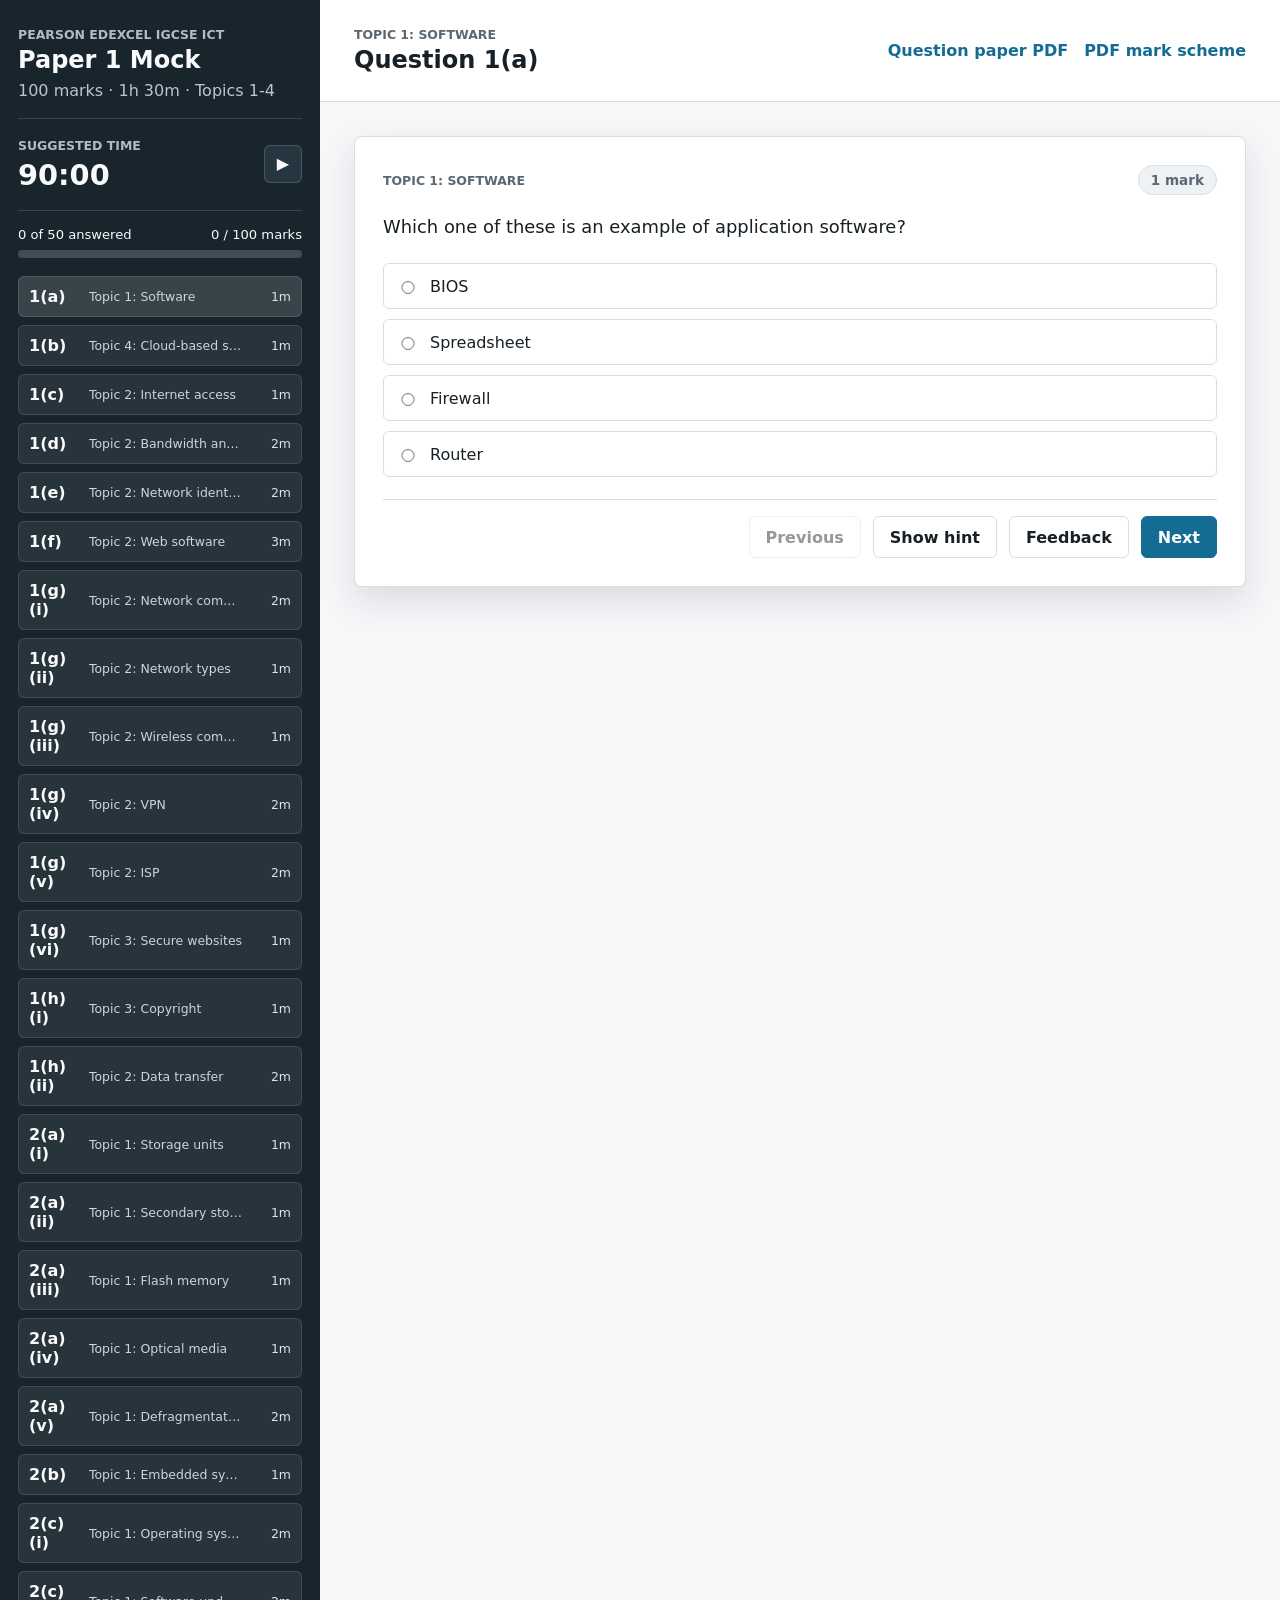
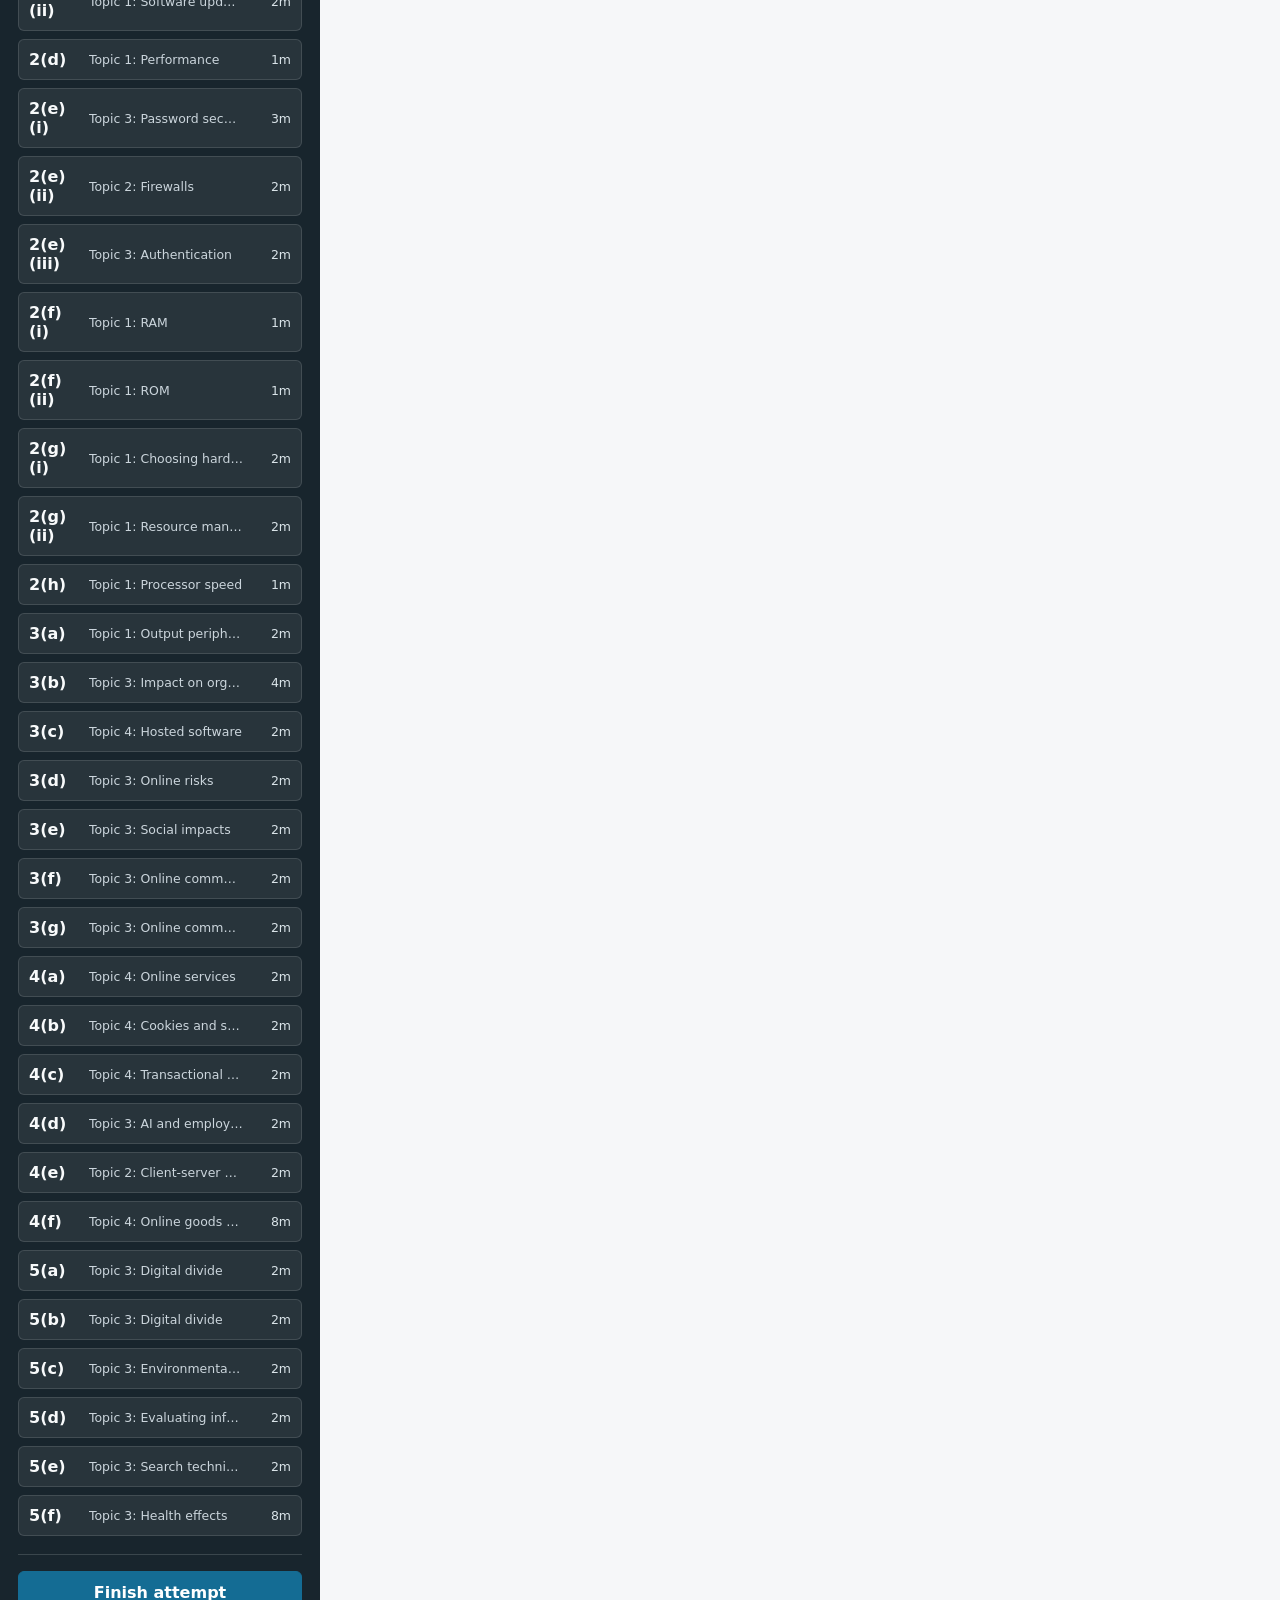
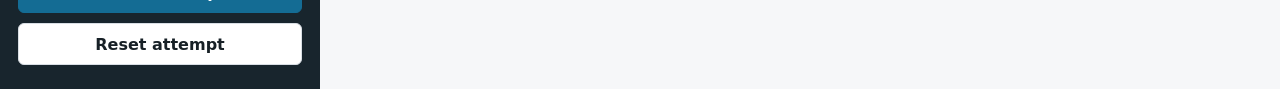
<file: index.html>
<!doctype html>
<html lang="en">
  <head>
    <meta charset="utf-8" />
    <meta name="viewport" content="width=device-width, initial-scale=1" />
    <meta http-equiv="refresh" content="0; url=./igcse-ict-interactive/" />
    <title>IGCSE ICT Paper 1 Interactive Mock</title>
  </head>
  <body>
    <p><a href="./igcse-ict-interactive/">Open the interactive exam</a></p>
  </body>
</html>
</file>
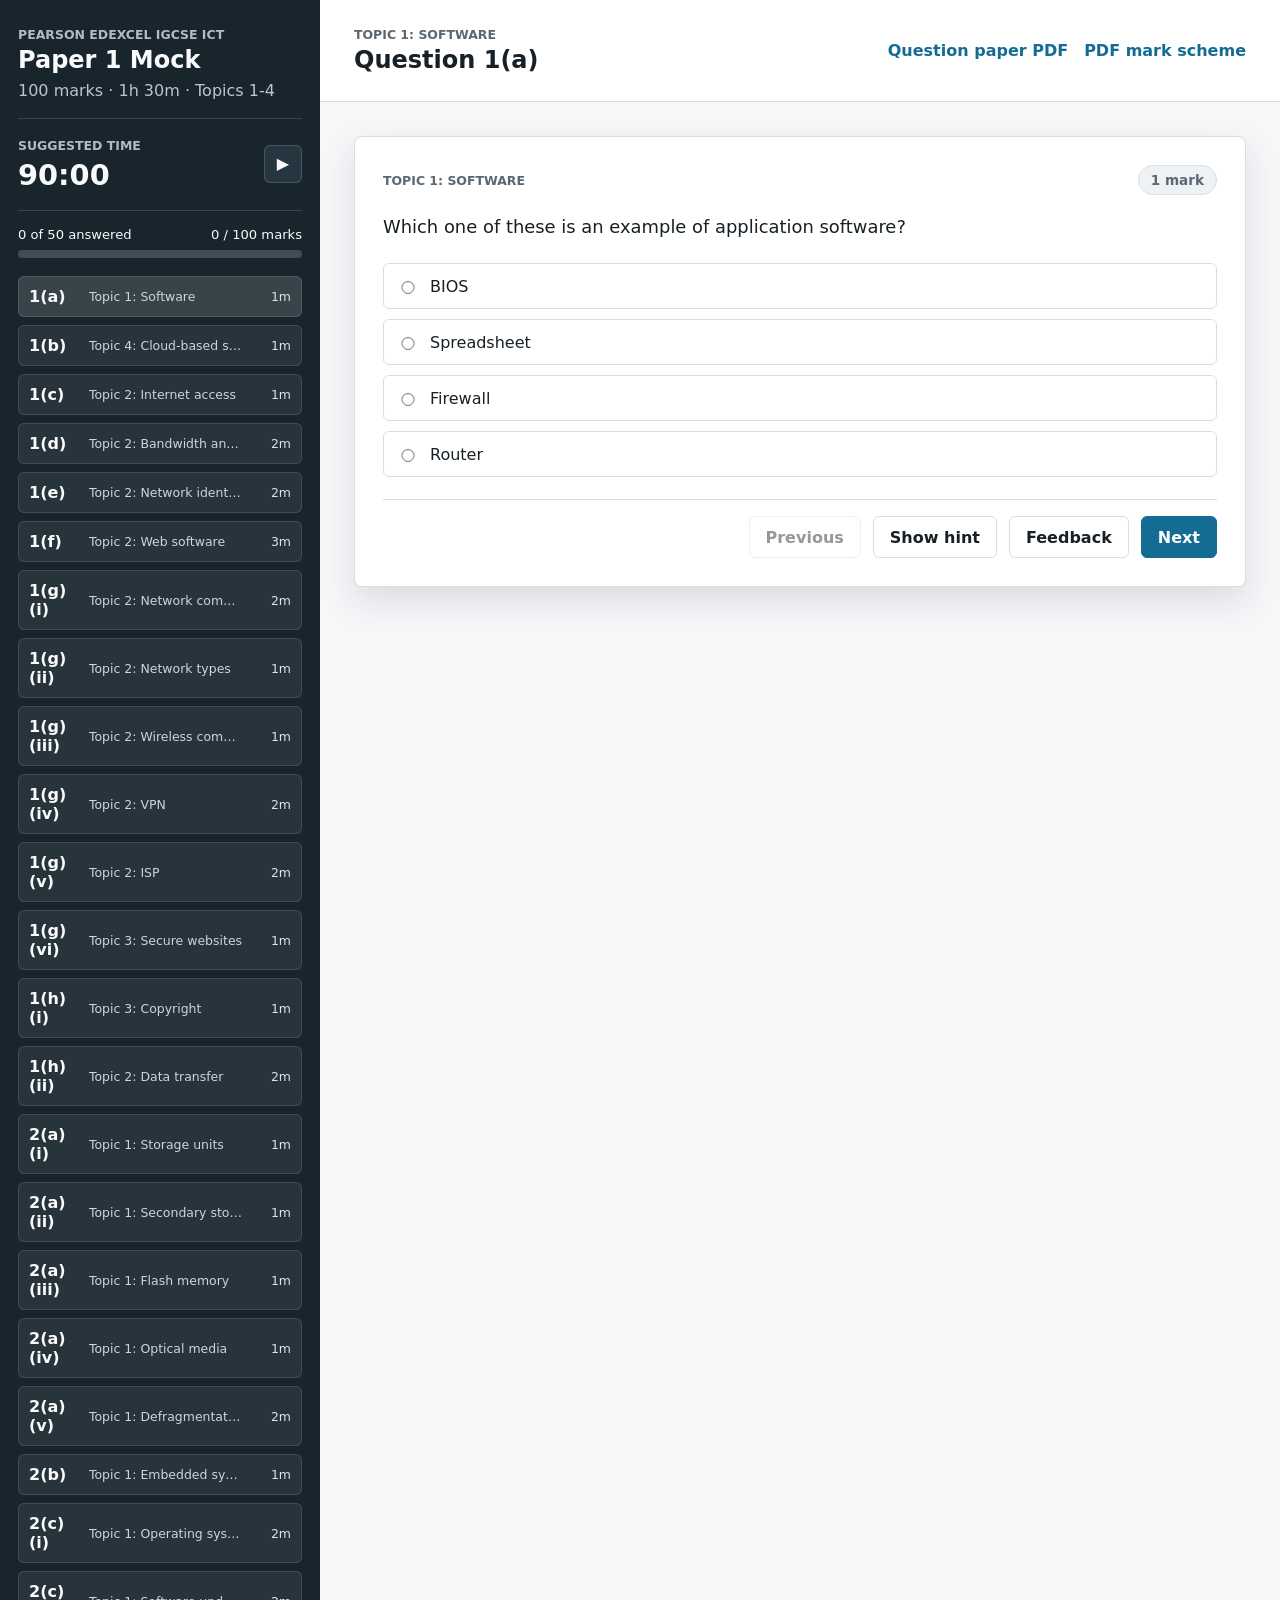
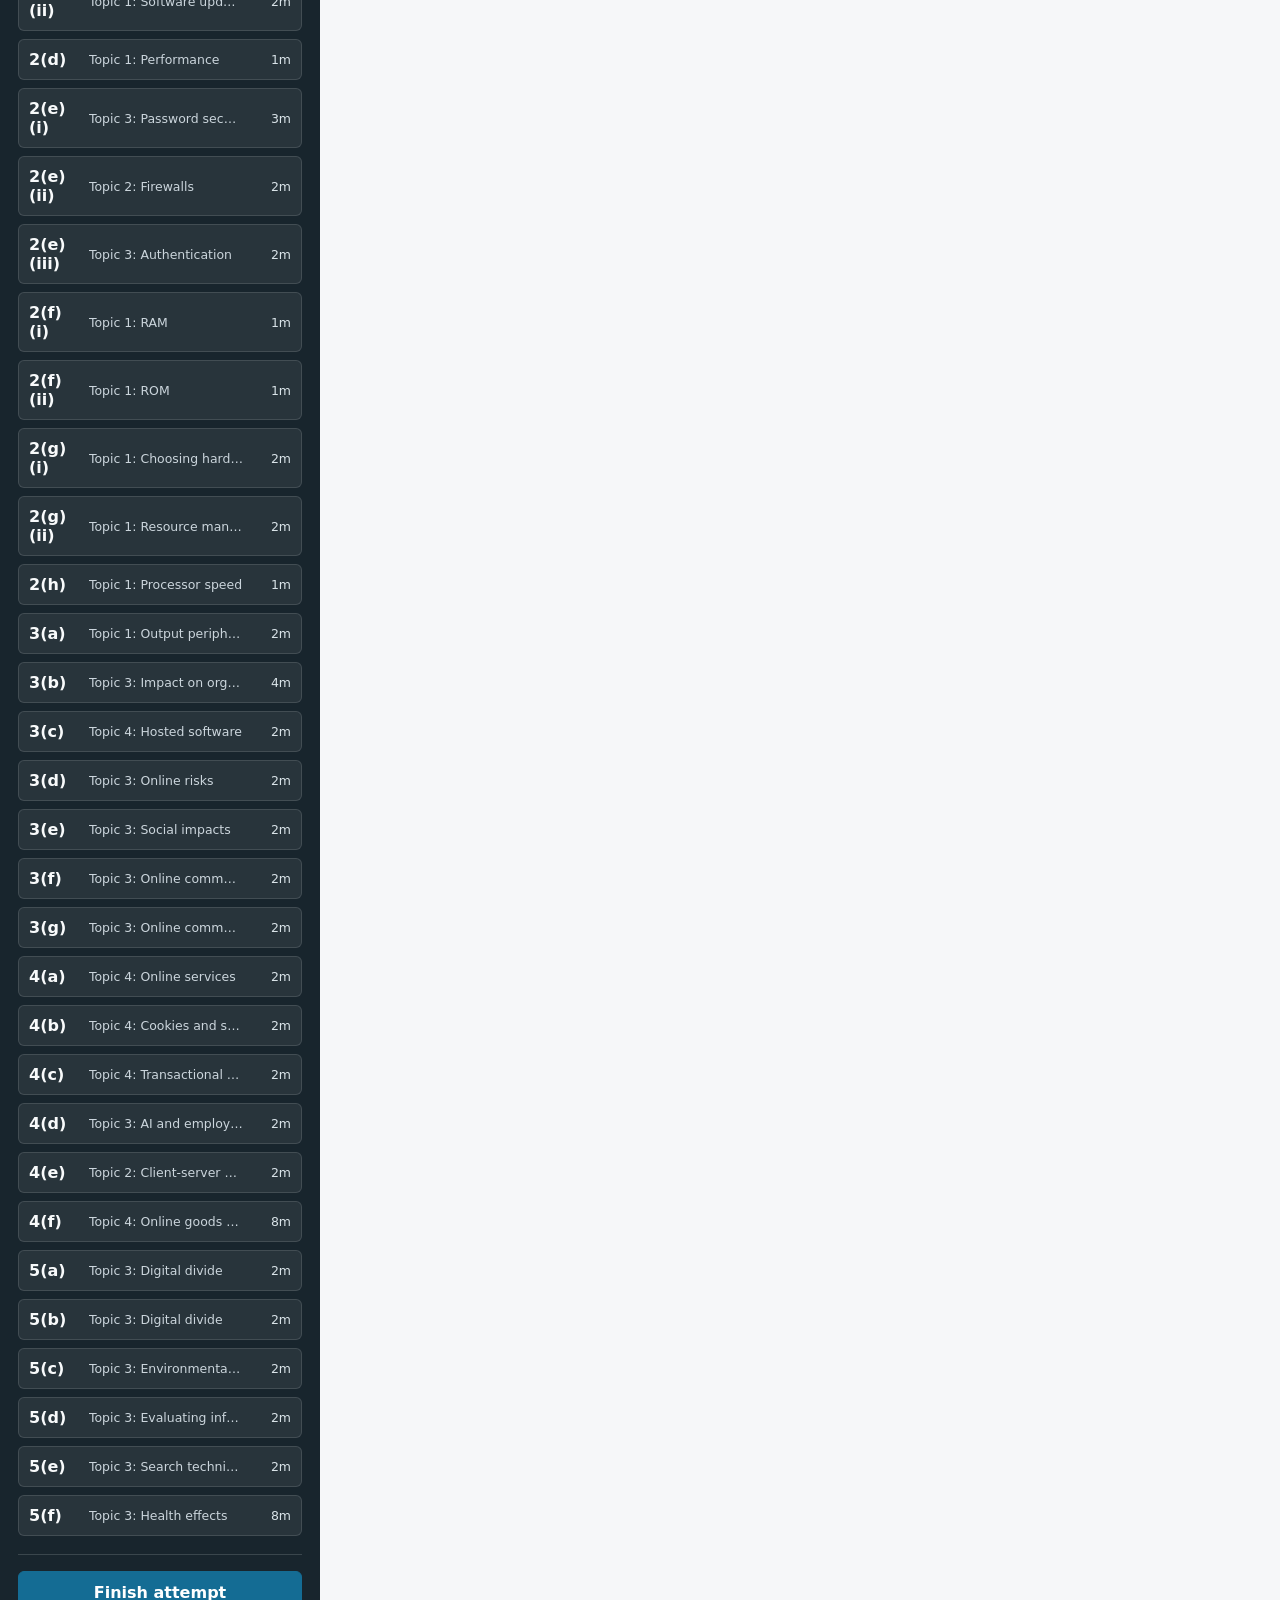
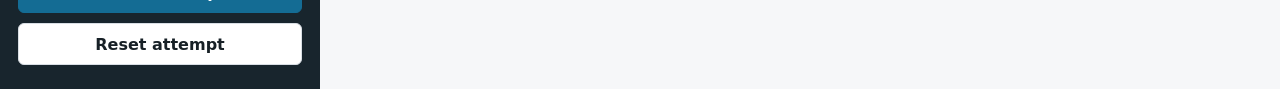
<file: igcse-ict-interactive/index.html>
<!doctype html>
<html lang="en">
  <head>
    <meta charset="utf-8" />
    <meta name="viewport" content="width=device-width, initial-scale=1" />
    <title>IGCSE ICT Paper 1 Interactive Mock</title>
    <link rel="stylesheet" href="./styles.css?v=english-ui-1" />
  </head>
  <body>
    <div class="app-shell">
      <aside class="sidebar" aria-label="Exam navigation">
        <div class="brand">
          <span class="eyebrow">Pearson Edexcel IGCSE ICT</span>
          <h1>Paper 1 Mock</h1>
          <p>100 marks · 1h 30m · Topics 1-4</p>
        </div>

        <div class="timer-block">
          <div>
            <span class="label">Suggested time</span>
            <strong id="timer">90:00</strong>
          </div>
          <button id="timerToggle" class="icon-button" type="button" aria-label="Iniciar temporizador" title="Iniciar/pausar">▶</button>
        </div>

        <div class="progress-wrap" aria-label="Progreso">
          <div class="progress-head">
            <span id="progressText">0 of 0 answered</span>
            <span id="marksText">0 / 100 marks</span>
          </div>
          <div class="progress-track"><div id="progressBar"></div></div>
        </div>

        <nav id="questionNav" class="question-nav" aria-label="Questions"></nav>

        <div class="sidebar-actions">
          <button id="finishBtn" class="primary" type="button">Finish attempt</button>
          <button id="resetBtn" class="secondary" type="button">Reset attempt</button>
        </div>
      </aside>

      <main class="workspace">
        <header class="topbar">
          <div>
            <span id="topicLabel" class="topic-label">Topic</span>
            <h2 id="questionTitle">Question</h2>
          </div>
          <div class="topbar-links">
            <a href="../IGCSE_ICT_Paper_1_Mock_Question_Paper.pdf" target="_blank" rel="noreferrer">Question paper PDF</a>
            <a href="../IGCSE_ICT_Paper_1_Mock_Mark_Scheme.pdf" target="_blank" rel="noreferrer">PDF mark scheme</a>
          </div>
        </header>

        <section id="questionPanel" class="question-panel" aria-live="polite"></section>
      </main>
    </div>

    <div id="reviewModal" class="modal-backdrop" hidden>
      <section class="review-modal" role="dialog" aria-modal="true" aria-labelledby="reviewTitle">
        <div class="review-head">
          <div>
            <span class="topic-label">Final review</span>
            <h2 id="reviewTitle">Estimated score, model answers and advice</h2>
          </div>
          <button id="closeReview" class="icon-button" type="button" aria-label="Close review" title="Close">×</button>
        </div>
        <div id="reviewStats" class="review-stats"></div>
        <div id="reviewContent" class="review-content"></div>
        <div class="review-actions">
          <button id="downloadAttempt" class="secondary" type="button">Download attempt</button>
          <button id="backToExam" class="primary" type="button">Back to exam</button>
        </div>
      </section>
    </div>

    <script src="./app.js?v=english-ui-1"></script>
  </body>
</html>
</file>
<file: igcse-ict-interactive/styles.css>
:root {
  color-scheme: light;
  --bg: #f6f7f9;
  --surface: #ffffff;
  --surface-2: #eef2f5;
  --ink: #172026;
  --muted: #5b6872;
  --line: #d8dee4;
  --accent: #146c94;
  --accent-2: #1f7a4d;
  --danger: #a33a2f;
  --focus: #f2b84b;
  --shadow: 0 14px 34px rgba(20, 33, 45, 0.12);
}

* {
  box-sizing: border-box;
}

body {
  margin: 0;
  min-height: 100vh;
  background: var(--bg);
  color: var(--ink);
  font-family: Inter, ui-sans-serif, system-ui, -apple-system, BlinkMacSystemFont, "Segoe UI", sans-serif;
}

button,
textarea,
input {
  font: inherit;
}

a {
  color: var(--accent);
  font-weight: 650;
  text-decoration: none;
}

a:hover {
  text-decoration: underline;
}

.app-shell {
  display: grid;
  grid-template-columns: 320px minmax(0, 1fr);
  min-height: 100vh;
}

.sidebar {
  display: flex;
  flex-direction: column;
  gap: 18px;
  background: #18252d;
  color: #f8fafb;
  padding: 24px 18px;
  overflow-y: auto;
}

.brand h1,
.workspace h2,
.review-modal h2 {
  margin: 4px 0;
  line-height: 1.1;
  letter-spacing: 0;
}

.brand p {
  margin: 8px 0 0;
  color: #b9c6cf;
}

.eyebrow,
.topic-label,
.label {
  color: var(--muted);
  display: inline-block;
  font-size: 0.78rem;
  font-weight: 750;
  letter-spacing: 0;
  text-transform: uppercase;
}

.sidebar .eyebrow,
.sidebar .label {
  color: #aebcc5;
}

.timer-block,
.progress-wrap,
.sidebar-actions {
  border-top: 1px solid rgba(255, 255, 255, 0.15);
  padding-top: 16px;
}

.timer-block {
  align-items: center;
  display: flex;
  justify-content: space-between;
}

.timer-block strong {
  display: block;
  font-size: 1.8rem;
  margin-top: 4px;
}

.icon-button {
  align-items: center;
  background: var(--surface);
  border: 1px solid var(--line);
  border-radius: 6px;
  color: var(--ink);
  cursor: pointer;
  display: inline-flex;
  height: 38px;
  justify-content: center;
  min-width: 38px;
  padding: 0 10px;
}

.sidebar .icon-button {
  background: #263640;
  border-color: rgba(255, 255, 255, 0.16);
  color: #f8fafb;
}

.progress-head {
  display: flex;
  font-size: 0.82rem;
  justify-content: space-between;
  margin-bottom: 8px;
}

.progress-track {
  background: rgba(255, 255, 255, 0.18);
  border-radius: 999px;
  height: 8px;
  overflow: hidden;
}

#progressBar {
  background: var(--focus);
  height: 100%;
  width: 0;
}

.question-nav {
  display: grid;
  gap: 8px;
}

.nav-row {
  align-items: center;
  background: rgba(255, 255, 255, 0.07);
  border: 1px solid rgba(255, 255, 255, 0.12);
  border-radius: 6px;
  color: #f8fafb;
  cursor: pointer;
  display: grid;
  gap: 8px;
  grid-template-columns: 52px 1fr 40px;
  padding: 10px;
  text-align: left;
}

.nav-row:hover,
.nav-row.active {
  background: rgba(255, 255, 255, 0.14);
}

.nav-row.answered {
  border-color: rgba(242, 184, 75, 0.8);
}

.nav-code {
  font-weight: 800;
}

.nav-topic {
  color: #cbd5dc;
  font-size: 0.78rem;
  overflow: hidden;
  text-overflow: ellipsis;
  white-space: nowrap;
}

.nav-mark {
  color: #d9e3e8;
  font-size: 0.78rem;
  text-align: right;
}

.sidebar-actions {
  display: grid;
  gap: 10px;
  margin-top: auto;
}

.workspace {
  display: grid;
  grid-template-rows: auto minmax(0, 1fr);
  min-width: 0;
}

.topbar {
  align-items: center;
  background: var(--surface);
  border-bottom: 1px solid var(--line);
  display: flex;
  justify-content: space-between;
  gap: 18px;
  padding: 24px 34px;
}

.topbar-links {
  display: flex;
  gap: 16px;
  white-space: nowrap;
}

.question-panel {
  overflow-y: auto;
  padding: 34px;
}

.question-card {
  background: var(--surface);
  border: 1px solid var(--line);
  border-radius: 8px;
  box-shadow: var(--shadow);
  margin: 0 auto;
  max-width: 940px;
  padding: 28px;
}

.question-meta {
  align-items: center;
  display: flex;
  justify-content: space-between;
  gap: 16px;
  margin-bottom: 18px;
}

.mark-pill {
  background: var(--surface-2);
  border: 1px solid var(--line);
  border-radius: 999px;
  color: var(--muted);
  font-size: 0.85rem;
  font-weight: 750;
  padding: 6px 12px;
}

.prompt {
  font-size: 1.12rem;
  line-height: 1.55;
  margin: 0 0 22px;
}

.context-box,
.hint-box,
.feedback-box,
.mini-diagram,
.search-box {
  background: #f8fafb;
  border: 1px solid var(--line);
  border-radius: 8px;
  margin: 16px 0;
  padding: 16px;
}

.hint-box {
  border-color: #efd28a;
  background: #fff8e5;
}

.hint-box[hidden] {
  display: none;
}

.feedback-box.good {
  background: #effaf4;
  border-color: #9dccb5;
}

.feedback-box.partial {
  background: #fff8e5;
  border-color: #efd28a;
}

.feedback-box.weak {
  background: #fff2f0;
  border-color: #e5b7b0;
}

.feedback-head {
  align-items: center;
  display: flex;
  flex-wrap: wrap;
  gap: 10px 14px;
  justify-content: space-between;
}

.feedback-columns {
  align-items: start;
  display: grid;
  gap: 14px;
}

.feedback-head span {
  background: rgba(255, 255, 255, 0.65);
  border: 1px solid var(--line);
  border-radius: 999px;
  font-weight: 800;
  padding: 4px 10px;
}

.feedback-columns {
  grid-template-columns: repeat(2, minmax(0, 1fr));
  margin-top: 12px;
}

.feedback-box details {
  border-top: 1px solid rgba(0, 0, 0, 0.12);
  margin-top: 12px;
  padding-top: 12px;
}

.feedback-box summary {
  cursor: pointer;
  font-weight: 800;
}

.options {
  display: grid;
  gap: 10px;
}

.option {
  align-items: center;
  border: 1px solid var(--line);
  border-radius: 6px;
  cursor: pointer;
  display: grid;
  gap: 12px;
  grid-template-columns: 22px 1fr;
  min-height: 46px;
  padding: 10px 12px;
}

.option:has(input:checked) {
  border-color: var(--accent);
  background: #eaf5fa;
}

textarea {
  border: 1px solid var(--line);
  border-radius: 8px;
  min-height: 180px;
  padding: 14px;
  resize: vertical;
  width: 100%;
}

textarea:focus,
button:focus-visible,
input:focus-visible {
  outline: 3px solid rgba(242, 184, 75, 0.75);
  outline-offset: 2px;
}

.answer-note {
  color: var(--muted);
  font-size: 0.92rem;
  margin-top: 8px;
}

.match-grid {
  display: grid;
  gap: 10px;
  margin-top: 14px;
}

.match-row {
  align-items: center;
  display: grid;
  gap: 12px;
  grid-template-columns: minmax(120px, 180px) minmax(0, 1fr);
}

.match-row select {
  border: 1px solid var(--line);
  border-radius: 6px;
  min-height: 42px;
  padding: 8px;
}

.blocks {
  display: flex;
  flex-wrap: wrap;
  gap: 4px;
  margin-top: 10px;
}

.block {
  align-items: center;
  border: 1px solid var(--ink);
  display: inline-flex;
  height: 30px;
  justify-content: center;
  min-width: 38px;
  padding: 0 8px;
}

.blank-block {
  color: transparent;
}

.nav-controls {
  align-items: center;
  background: var(--surface);
  border-top: 1px solid var(--line);
  display: flex;
  gap: 12px;
  justify-content: flex-end;
  padding: 16px 34px;
}

.inline-controls {
  margin-top: 22px;
  padding: 16px 0 0;
}

.primary,
.secondary {
  border-radius: 6px;
  cursor: pointer;
  font-weight: 750;
  min-height: 42px;
  padding: 10px 16px;
}

.primary:disabled,
.secondary:disabled {
  cursor: not-allowed;
  opacity: 0.45;
}

.primary {
  background: var(--accent);
  border: 1px solid var(--accent);
  color: white;
}

.primary:hover {
  background: #0e5b80;
}

.secondary {
  background: var(--surface);
  border: 1px solid var(--line);
  color: var(--ink);
}

.secondary:hover {
  background: var(--surface-2);
}

.modal-backdrop {
  align-items: center;
  background: rgba(12, 20, 26, 0.62);
  display: flex;
  inset: 0;
  justify-content: center;
  padding: 24px;
  position: fixed;
  z-index: 20;
}

.modal-backdrop[hidden] {
  display: none;
}

.review-modal {
  background: var(--surface);
  border-radius: 8px;
  box-shadow: var(--shadow);
  display: grid;
  grid-template-rows: auto auto minmax(0, 1fr) auto;
  max-height: min(900px, 92vh);
  max-width: 1080px;
  width: 100%;
}

.review-head,
.review-actions {
  align-items: center;
  border-bottom: 1px solid var(--line);
  display: flex;
  justify-content: space-between;
  gap: 16px;
  padding: 22px 24px;
}

.review-actions {
  border-bottom: 0;
  border-top: 1px solid var(--line);
  justify-content: flex-end;
}

.review-stats {
  display: grid;
  gap: 12px;
  grid-template-columns: repeat(3, minmax(0, 1fr));
  padding: 18px 24px;
}

.stat {
  background: var(--surface-2);
  border: 1px solid var(--line);
  border-radius: 8px;
  padding: 14px;
}

.stat strong {
  display: block;
  font-size: 1.45rem;
}

.stat p {
  color: var(--muted);
  margin: 6px 0 0;
}

.stat.wide {
  grid-column: span 3;
}

.review-content {
  display: grid;
  gap: 14px;
  overflow-y: auto;
  padding: 0 24px 24px;
}

.review-item {
  border: 1px solid var(--line);
  border-radius: 8px;
  padding: 16px;
}

.review-item.correct {
  border-color: rgba(31, 122, 77, 0.55);
}

.review-item.partial {
  border-color: rgba(242, 184, 75, 0.7);
}

.review-item.incorrect {
  border-color: rgba(163, 58, 47, 0.55);
}

.review-grid {
  display: grid;
  gap: 12px;
  grid-template-columns: repeat(2, minmax(0, 1fr));
}

.model-answer,
.student-answer,
.advice,
.avoid {
  background: #f8fafb;
  border: 1px solid var(--line);
  border-radius: 6px;
  padding: 12px;
}

.avoid {
  border-color: #e5b7b0;
  background: #fff2f0;
}

.advice {
  border-color: #b8d9c9;
  background: #effaf4;
}

@media (max-width: 860px) {
  .app-shell {
    grid-template-columns: 1fr;
  }

  .sidebar {
    max-height: 46vh;
  }

  .topbar,
  .nav-controls {
    align-items: stretch;
    flex-direction: column;
  }

  .topbar-links {
    flex-wrap: wrap;
  }

  .question-panel {
    padding: 20px;
  }

  .question-card {
    padding: 20px;
  }

  .review-stats,
  .review-grid,
  .feedback-columns {
    grid-template-columns: 1fr;
  }

  .stat.wide {
    grid-column: auto;
  }

  .match-row {
    grid-template-columns: 1fr;
  }
}
</file>
